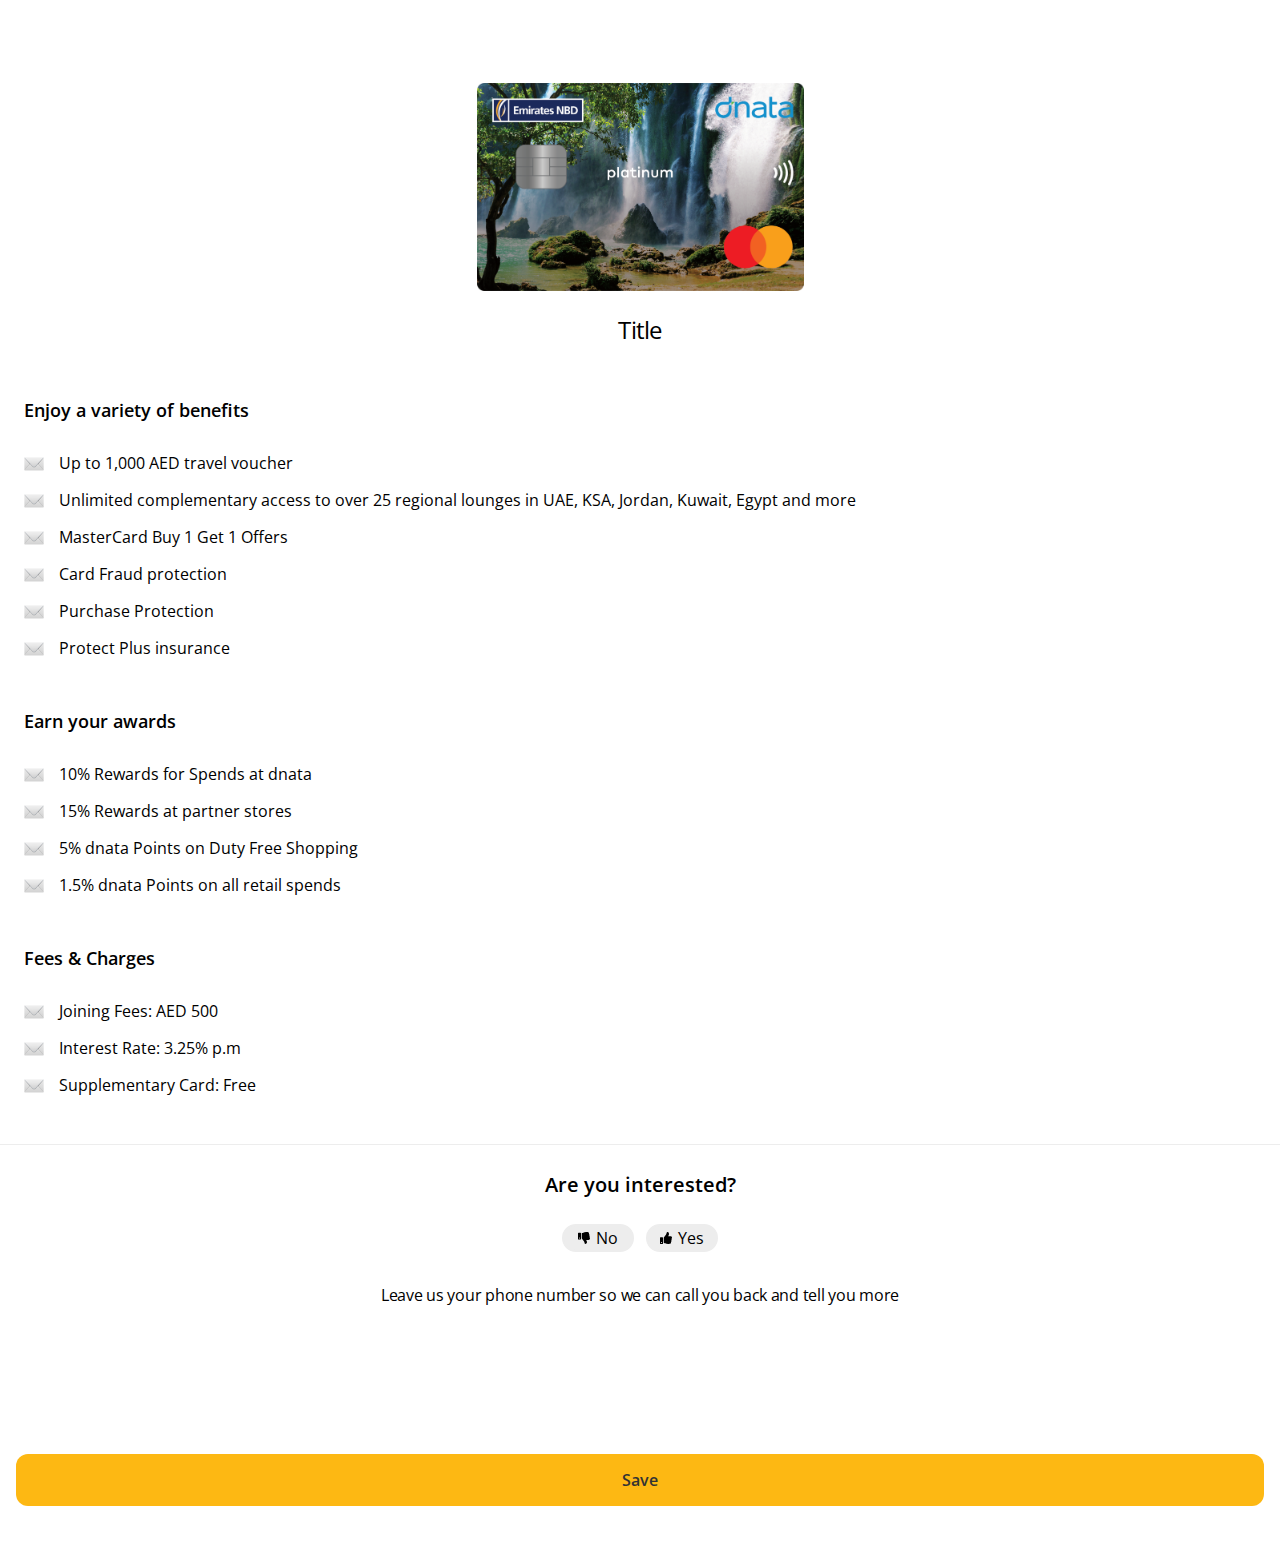
<file: index.html>
<!DOCTYPE html>
<html lang="en">
  <head>
    <meta charset="UTF-8" />

    <meta
      name="viewport"
      content="width=device-width, initial-scale=1.0, maximum-scale=1.0"
    />
    <link
      href="https://fonts.googleapis.com/css2?family=Open+Sans:wght@400;600&display=swap"
      rel="stylesheet"
    />
    <link rel="stylesheet" href="./css/intlTelInput.min.css" />
    <link rel="stylesheet" href="./css/styles.css" />
    <title>Emirates NBD</title>
  </head>
  <body>
    <main class="main-container">
      <section class="card-info">
        <div class="card">
          <img src="./img/dnataplatinumcard.png" alt="" />
        </div>
        <h1>Title</h1>
        <h3>Enjoy a variety of benefits</h3>

        <ul>
          <li>Up to 1,000 AED travel voucher</li>
          <li>
            Unlimited complementary access to over 25 regional lounges in UAE,
            KSA, Jordan, Kuwait, Egypt and more
          </li>
          <li>MasterCard Buy 1 Get 1 Offers</li>
          <li>Card Fraud protection</li>
          <li>Purchase Protection</li>
          <li>Protect Plus insurance</li>
        </ul>

        <h3>Earn your awards</h3>

        <ul>
          <li>10% Rewards for Spends at dnata</li>
          <li>15% Rewards at partner stores</li>
          <li>5% dnata Points on Duty Free Shopping</li>
          <li>1.5% dnata Points on all retail spends</li>
        </ul>

        <h3>Fees & Charges</h3>

        <ul>
          <li>Joining Fees: AED 500</li>
          <li>Interest Rate: 3.25% p.m</li>
          <li>Supplementary Card: Free</li>
        </ul>
      </section>

      <section class="interested">
        <h2>Are you interested?</h2>

        <div class="radio-toolbar">
          <input
            type="radio"
            id="interestedNo"
            name="interested"
            value="no"
            required
          />
          <label for="interestedNo">
            <svg xmlns="http://www.w3.org/2000/svg" viewBox="0 0 512 512">
              <path
                d="M0 56v240c0 13.255 10.745 24 24 24h80c13.255 0 24-10.745 24-24V56c0-13.255-10.745-24-24-24H24C10.745 32 0 42.745 0 56zm40 200c0-13.255 10.745-24 24-24s24 10.745 24 24-10.745 24-24 24-24-10.745-24-24zm272 256c-20.183 0-29.485-39.293-33.931-57.795-5.206-21.666-10.589-44.07-25.393-58.902-32.469-32.524-49.503-73.967-89.117-113.111a11.98 11.98 0 0 1-3.558-8.521V59.901c0-6.541 5.243-11.878 11.783-11.998 15.831-.29 36.694-9.079 52.651-16.178C256.189 17.598 295.709.017 343.995 0h2.844c42.777 0 93.363.413 113.774 29.737 8.392 12.057 10.446 27.034 6.148 44.632 16.312 17.053 25.063 48.863 16.382 74.757 17.544 23.432 19.143 56.132 9.308 79.469l.11.11c11.893 11.949 19.523 31.259 19.439 49.197-.156 30.352-26.157 58.098-59.553 58.098H350.723C358.03 364.34 384 388.132 384 430.548 384 504 336 512 312 512z"
              />
            </svg>
            No</label
          >

          <input
            type="radio"
            id="interestedYes"
            name="interested"
            value="yes"
            required
          />
          <label for="interestedYes"
            ><svg xmlns="http://www.w3.org/2000/svg" viewBox="0 0 512 512">
              <path
                d="M104 224H24c-13.255 0-24 10.745-24 24v240c0 13.255 10.745 24 24 24h80c13.255 0 24-10.745 24-24V248c0-13.255-10.745-24-24-24zM64 472c-13.255 0-24-10.745-24-24s10.745-24 24-24 24 10.745 24 24-10.745 24-24 24zM384 81.452c0 42.416-25.97 66.208-33.277 94.548h101.723c33.397 0 59.397 27.746 59.553 58.098.084 17.938-7.546 37.249-19.439 49.197l-.11.11c9.836 23.337 8.237 56.037-9.308 79.469 8.681 25.895-.069 57.704-16.382 74.757 4.298 17.598 2.244 32.575-6.148 44.632C440.202 511.587 389.616 512 346.839 512l-2.845-.001c-48.287-.017-87.806-17.598-119.56-31.725-15.957-7.099-36.821-15.887-52.651-16.178-6.54-.12-11.783-5.457-11.783-11.998v-213.77c0-3.2 1.282-6.271 3.558-8.521 39.614-39.144 56.648-80.587 89.117-113.111 14.804-14.832 20.188-37.236 25.393-58.902C282.515 39.293 291.817 0 312 0c24 0 72 8 72 81.452z"
              />
            </svg>
            Yes</label
          >
        </div>

        <p>
          Leave us your phone number so we can call you back and tell you more
        </p>

        <div class="contact-number collapsible collapsed">
          <input
            type="tel"
            id="phone"
            onchange="handleChange(this)"
            class="inputNumber"
          />
          <p class="example-number">e.g +971-52134567</p>
        </div>

        <a href="./thank-you.html" class="cta">Save</a>
      </section>
    </main>
    <!-- JavaScript -->
    <script src="https://ajax.googleapis.com/ajax/libs/jquery/3.5.1/jquery.min.js"></script>

    <script src="./js/intlTelInput.js"></script>

    <script>
      var telNo = document.querySelector('#phone')
      var iti = intlTelInput(telNo, {
        // any initialisation options go here
        separateDialCode: true,
        preferredCountries: ['ae'] // Default is ["us", "gb"]
      })
      function handleChange(e) {
        const countryCode = iti.selectedCountryData.dialCode
        const telNo = e.value
        const fullNumber = `+${countryCode}${telNo}`

        console.log('COUNTRY CODE +', countryCode)
        console.log('NUMBER: ', telNo)
        console.log('fullNumber', fullNumber)
      }
    </script>

    <script>
      document
        .querySelector('#interestedYes')
        .addEventListener('click', function () {
          document
            .querySelector('.contact-number.collapsible')
            .classList.remove('collapsed')
        })

      document
        .querySelector('#interestedNo')
        .addEventListener('click', function () {
          document
            .querySelector('.contact-number.collapsible')
            .classList.add('collapsed')
        })
    </script>
  </body>
</html>
</file>
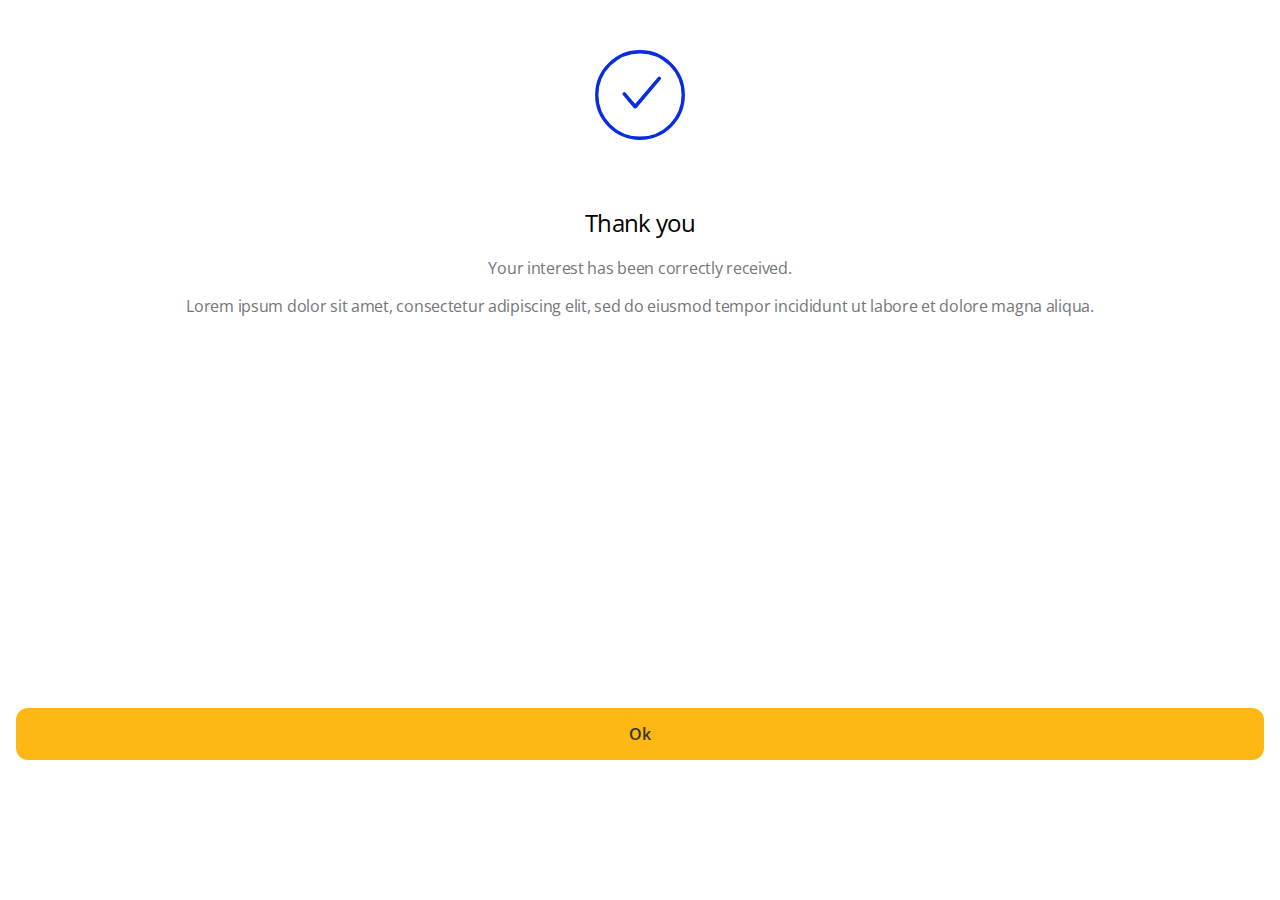
<file: thank-you.html>
<!DOCTYPE html>
<html lang="en">
  <head>
    <meta charset="UTF-8" />
    <meta
      name="viewport"
      content="width=device-width, initial-scale=1.0, maximum-scale=1.0"
    />
    <link
      href="https://fonts.googleapis.com/css2?family=Open+Sans:wght@400;600&display=swap"
      rel="stylesheet"
    />
    <link rel="stylesheet" href="./css/styles.css" />
    <title>Thank You</title>
  </head>
  <body>
    <main class="thank-you-container">
      <div class="check-icon"><img src="./img/check.svg" alt="" /></div>
      <div class="message">
        <h1>Thank you</h1>
        <p>Your interest has been correctly received.</p>
        <p>
          Lorem ipsum dolor sit amet, consectetur adipiscing elit, sed do
          eiusmod tempor incididunt ut labore et dolore magna aliqua.
        </p>
      </div>

      <a href="#" class="cta">Ok</a>
    </main>
  </body>
</html>
</file>
<file: css/styles.css>
* {
  box-sizing: border-box;
  padding: 0;
  margin: 0;
  outline: none;
  font-family: 'Open Sans', sans-serif;
}
input:focus,
input[type='radio']:focus {
  outline: none;
  box-shadow: none;
}

a[href^='tel'] {
  color: inherit; /* Inherit text color of parent element. */
  text-decoration: none; /* Remove underline. */
  /* Additional css `propery: value;` pairs here */
}

.card {
  display: flex;
  justify-content: center;
}

.card > img {
  max-width: 327px;
  width: 100%;
  height: 210px;
  object-fit: contain;
}

.card-info {
  margin-top: 34px;
  position: relative;
  padding: 48px 24px 33px 24px;
  border-bottom: 1px solid #ededed;
}

.card-info > h1 {
  color: #000000;
  font-size: 24px;
  letter-spacing: -0.69px;
  line-height: 36px;
  text-align: center;
  font-weight: 400;
  margin-top: 20px;
}

.card-info ul {
  /* margin-left: 40px; */
  list-style: none;
  margin-top: 30px;
}

.card-info li {
  /* list-style-image: url(../img/mail-icon.png); */
  /* padding: 0.3em 0 1em 40px; */
  background-image: url(../img/mail-icon.png);
  background-repeat: no-repeat;
  background-size: 20px;
  padding-left: 35px;
  background-position-y: 5px;
  margin-bottom: 15px;
  font-size: 16px;
}

.card-info > h3 {
  font-size: 18px;
  text-align: left;
  font-weight: 600;
  margin-top: 50px;
}

.card-info > p {
  color: #757575;
  font-size: 16px;
  letter-spacing: -0.28px;
  line-height: 22px;
  text-align: center;
  margin-top: 20px;
}

.interested {
  padding-top: 31px;
  padding-left: 16px;
  padding-right: 16px;
  padding-bottom: 50px;
}

.interested > h2 {
  color: #000000;
  font-size: 20px;
  font-weight: 600;
  letter-spacing: 0;
  line-height: 18px;
  text-align: center;
}

.interested > p {
  color: #000000;
  font-size: 16px;
  letter-spacing: -0.28px;
  line-height: 22px;
  text-align: center;
  margin-top: 32px;
}

.radio-toolbar {
  margin-top: 30px;
  display: flex;
  justify-content: center;
}

.radio-toolbar input[type='radio'] {
  opacity: 0;
  position: fixed;
  width: 0;
}

.radio-toolbar label {
  display: inline-block;
  background-color: #ededed;
  padding: 3px 6px;
  font-size: 16px;
  border: 2px solid #ededed;
  border-radius: 20px;
  cursor: pointer;
  color: black;
  width: 72px;
  text-align: center;
  letter-spacing: 0;
  line-height: 18px;
  margin: 0 6px;
}

.radio-toolbar label svg {
  display: inline-block;
  width: 12px;
  margin-right: 2px;
}

.radio-toolbar input[type='radio']:checked + label {
  background: black;
  border: 2px solid black;
  color: #ffffff;
}

.radio-toolbar input[type='radio']:checked + label svg {
  fill: white;
}

.contact-number {
  margin-top: 24px;
  overflow: hidden;
  transition: transform 0.3s ease-out;
  height: auto;
  transform: scaleY(1);
  transform-origin: top;
}

.collapsed {
  transform: scaleY(0);
}

.cta {
  border-radius: 12px;
  background-color: #fdb813;
  color: #333333;
  font-size: 16px;
  font-weight: 600;
  letter-spacing: 0;
  line-height: 24px;
  text-align: center;
  margin-top: 46px;
  width: 100%;
  display: flex;
  justify-content: center;
  padding: 14px 0;
  text-decoration: none;
}

.cta:hover {
  text-decoration: none;
}

/* intl number input styles */

/* intlTelInputflag styles */

.iti__flag {
  background-image: url('../img/flags.png');
}

@media (-webkit-min-device-pixel-ratio: 2), (min-resolution: 192dpi) {
  .iti__flag {
    background-image: url('../img/flags@2x.png');
  }
}

input {
  border-radius: 21px;
  border: 1px solid #40a4ea;
  padding: 1px 10px;
}

input[type='text'] {
  width: 45%;
}
input[type='email'] {
  width: 566px;
  max-width: 100%;
}

.inputNumber {
  border: none;
  height: 100%;
}

.iti {
  border-radius: 16px;
  /* height: 56px; */
  background-color: #eef2f8;
}

.iti--allow-dropdown {
  height: 56px;
  width: 100%;
  position: relative;
}
.iti--allow-dropdown:before {
  content: '';
  display: block;
  width: 1px;
  background-color: #d3dae6;
  position: absolute;
  height: 32px;
  left: 96px;
  top: 50%;
  transform: translateY(-50%);
  z-index: 10;
}

.iti--separate-dial-code .iti__selected-flag {
  background-color: transparent;
}

.iti--allow-dropdown .iti__flag-container:hover .iti__selected-flag {
  background-color: transparent;
}
.iti--allow-dropdown .iti__flag-container:hover {
  cursor: pointer;
  background-color: transparent;
}

.iti--separate-dial-code .iti__selected-dial-code {
  color: #596e98;
  font-size: 16px;
}
input[type='tel'] {
  background-color: #eef2f8;
  position: relative;
  width: 100%;
  padding-left: 115px !important;
}

.example-number {
  color: #757575;
  font-size: 12px;
  letter-spacing: 0;
  line-height: 16px;
  margin-top: 6px;
  margin-left: 11px;
}

/* thank you page */

.thank-you-container {
  padding: 50px 16px;
  display: flex;
  flex-direction: column;
  min-height: calc(100vh - 90px);
}

.message {
  margin-top: 60px;
}

.message h1 {
  color: #000000;
  font-size: 24px;
  letter-spacing: -0.69px;
  line-height: 36px;
  text-align: center;
  font-weight: 400;
}

.message p {
  color: #757575;
  font-family: 'Open Sans';
  font-size: 16px;
  letter-spacing: -0.28px;
  line-height: 22px;
  text-align: center;
  font-weight: 400;
  margin-top: 16px;
  padding: 0 20px;
}

.thank-you-container .cta {
  margin-top: auto;
}

.check-icon {
  text-align: center;
}

.check-icon img {
  width: 90px;
  height: 90px;
  object-fit: cover;
}
</file>
<file: css/intlTelInput.min.css>
.iti {
  position: relative;
  display: inline-block;
}
.iti * {
  box-sizing: border-box;
  -moz-box-sizing: border-box;
}
.iti__hide {
  display: none;
}
.iti__v-hide {
  visibility: hidden;
}
.iti input,
.iti input[type='tel'],
.iti input[type='text'] {
  position: relative;
  z-index: 0;
  margin-top: 0 !important;
  margin-bottom: 0 !important;
  padding-right: 36px;
  margin-right: 0;
}
.iti__flag-container {
  position: absolute;
  top: 0;
  bottom: 0;
  right: 0;
  padding: 1px;
}
.iti__selected-flag {
  z-index: 1;
  position: relative;
  display: flex;
  align-items: center;
  height: 100%;
  padding: 0 6px 0 8px;
}
.iti__arrow {
  margin-left: 6px;
  width: 0;
  height: 0;
  border-left: 3px solid transparent;
  border-right: 3px solid transparent;
  border-top: 4px solid #555;
}
.iti__arrow--up {
  border-top: none;
  border-bottom: 4px solid #555;
}
.iti__country-list {
  position: absolute;
  z-index: 2;
  list-style: none;
  text-align: left;
  padding: 0;
  margin: 0 0 0 -1px;
  box-shadow: 1px 1px 4px rgba(0, 0, 0, 0.2);
  background-color: #fff;
  border: 1px solid #ccc;
  white-space: nowrap;
  max-height: 200px;
  overflow-y: scroll;
  -webkit-overflow-scrolling: touch;
}
.iti__country-list--dropup {
  bottom: 100%;
  margin-bottom: -1px;
}
@media (max-width: 500px) {
  .iti__country-list {
    white-space: normal;
  }
}
.iti__flag-box {
  display: inline-block;
  width: 20px;
}
.iti__divider {
  padding-bottom: 5px;
  margin-bottom: 5px;
  border-bottom: 1px solid #ccc;
}
.iti__country {
  padding: 5px 10px;
  outline: 0;
}
.iti__dial-code {
  color: #999;
}
.iti__country.iti__highlight {
  background-color: rgba(0, 0, 0, 0.05);
}
.iti__country-name,
.iti__dial-code,
.iti__flag-box {
  vertical-align: middle;
}
.iti__country-name,
.iti__flag-box {
  margin-right: 6px;
}
.iti--allow-dropdown input,
.iti--allow-dropdown input[type='tel'],
.iti--allow-dropdown input[type='text'],
.iti--separate-dial-code input,
.iti--separate-dial-code input[type='tel'],
.iti--separate-dial-code input[type='text'] {
  padding-right: 6px;
  padding-left: 52px;
  margin-left: 0;
}
.iti--allow-dropdown .iti__flag-container,
.iti--separate-dial-code .iti__flag-container {
  right: auto;
  left: 0;
}
.iti--allow-dropdown .iti__flag-container:hover {
  cursor: pointer;
}
.iti--allow-dropdown .iti__flag-container:hover .iti__selected-flag {
  background-color: rgba(0, 0, 0, 0.05);
}
.iti--allow-dropdown input[disabled] + .iti__flag-container:hover,
.iti--allow-dropdown input[readonly] + .iti__flag-container:hover {
  cursor: default;
}
.iti--allow-dropdown
  input[disabled]
  + .iti__flag-container:hover
  .iti__selected-flag,
.iti--allow-dropdown
  input[readonly]
  + .iti__flag-container:hover
  .iti__selected-flag {
  background-color: transparent;
}
.iti--separate-dial-code .iti__selected-flag {
  background-color: rgba(0, 0, 0, 0.05);
}
.iti--separate-dial-code .iti__selected-dial-code {
  margin-left: 6px;
}
.iti--container {
  position: absolute;
  top: -1000px;
  left: -1000px;
  z-index: 1060;
  padding: 1px;
}
.iti--container:hover {
  cursor: pointer;
}
.iti-mobile .iti--container {
  top: 30px;
  bottom: 30px;
  left: 30px;
  right: 30px;
  position: fixed;
}
.iti-mobile .iti__country-list {
  max-height: 100%;
  width: 100%;
}
.iti-mobile .iti__country {
  padding: 10px 10px;
  line-height: 1.5em;
}
.iti__flag {
  width: 20px;
}
.iti__flag.iti__be {
  width: 18px;
}
.iti__flag.iti__ch {
  width: 15px;
}
.iti__flag.iti__mc {
  width: 19px;
}
.iti__flag.iti__ne {
  width: 18px;
}
.iti__flag.iti__np {
  width: 13px;
}
.iti__flag.iti__va {
  width: 15px;
}
@media (-webkit-min-device-pixel-ratio: 2), (min-resolution: 192dpi) {
  .iti__flag {
    background-size: 5652px 15px;
  }
}
.iti__flag.iti__ac {
  height: 10px;
  background-position: 0 0;
}
.iti__flag.iti__ad {
  height: 14px;
  background-position: -22px 0;
}
.iti__flag.iti__ae {
  height: 10px;
  background-position: -44px 0;
}
.iti__flag.iti__af {
  height: 14px;
  background-position: -66px 0;
}
.iti__flag.iti__ag {
  height: 14px;
  background-position: -88px 0;
}
.iti__flag.iti__ai {
  height: 10px;
  background-position: -110px 0;
}
.iti__flag.iti__al {
  height: 15px;
  background-position: -132px 0;
}
.iti__flag.iti__am {
  height: 10px;
  background-position: -154px 0;
}
.iti__flag.iti__ao {
  height: 14px;
  background-position: -176px 0;
}
.iti__flag.iti__aq {
  height: 14px;
  background-position: -198px 0;
}
.iti__flag.iti__ar {
  height: 13px;
  background-position: -220px 0;
}
.iti__flag.iti__as {
  height: 10px;
  background-position: -242px 0;
}
.iti__flag.iti__at {
  height: 14px;
  background-position: -264px 0;
}
.iti__flag.iti__au {
  height: 10px;
  background-position: -286px 0;
}
.iti__flag.iti__aw {
  height: 14px;
  background-position: -308px 0;
}
.iti__flag.iti__ax {
  height: 13px;
  background-position: -330px 0;
}
.iti__flag.iti__az {
  height: 10px;
  background-position: -352px 0;
}
.iti__flag.iti__ba {
  height: 10px;
  background-position: -374px 0;
}
.iti__flag.iti__bb {
  height: 14px;
  background-position: -396px 0;
}
.iti__flag.iti__bd {
  height: 12px;
  background-position: -418px 0;
}
.iti__flag.iti__be {
  height: 15px;
  background-position: -440px 0;
}
.iti__flag.iti__bf {
  height: 14px;
  background-position: -460px 0;
}
.iti__flag.iti__bg {
  height: 12px;
  background-position: -482px 0;
}
.iti__flag.iti__bh {
  height: 12px;
  background-position: -504px 0;
}
.iti__flag.iti__bi {
  height: 12px;
  background-position: -526px 0;
}
.iti__flag.iti__bj {
  height: 14px;
  background-position: -548px 0;
}
.iti__flag.iti__bl {
  height: 14px;
  background-position: -570px 0;
}
.iti__flag.iti__bm {
  height: 10px;
  background-position: -592px 0;
}
.iti__flag.iti__bn {
  height: 10px;
  background-position: -614px 0;
}
.iti__flag.iti__bo {
  height: 14px;
  background-position: -636px 0;
}
.iti__flag.iti__bq {
  height: 14px;
  background-position: -658px 0;
}
.iti__flag.iti__br {
  height: 14px;
  background-position: -680px 0;
}
.iti__flag.iti__bs {
  height: 10px;
  background-position: -702px 0;
}
.iti__flag.iti__bt {
  height: 14px;
  background-position: -724px 0;
}
.iti__flag.iti__bv {
  height: 15px;
  background-position: -746px 0;
}
.iti__flag.iti__bw {
  height: 14px;
  background-position: -768px 0;
}
.iti__flag.iti__by {
  height: 10px;
  background-position: -790px 0;
}
.iti__flag.iti__bz {
  height: 14px;
  background-position: -812px 0;
}
.iti__flag.iti__ca {
  height: 10px;
  background-position: -834px 0;
}
.iti__flag.iti__cc {
  height: 10px;
  background-position: -856px 0;
}
.iti__flag.iti__cd {
  height: 15px;
  background-position: -878px 0;
}
.iti__flag.iti__cf {
  height: 14px;
  background-position: -900px 0;
}
.iti__flag.iti__cg {
  height: 14px;
  background-position: -922px 0;
}
.iti__flag.iti__ch {
  height: 15px;
  background-position: -944px 0;
}
.iti__flag.iti__ci {
  height: 14px;
  background-position: -961px 0;
}
.iti__flag.iti__ck {
  height: 10px;
  background-position: -983px 0;
}
.iti__flag.iti__cl {
  height: 14px;
  background-position: -1005px 0;
}
.iti__flag.iti__cm {
  height: 14px;
  background-position: -1027px 0;
}
.iti__flag.iti__cn {
  height: 14px;
  background-position: -1049px 0;
}
.iti__flag.iti__co {
  height: 14px;
  background-position: -1071px 0;
}
.iti__flag.iti__cp {
  height: 14px;
  background-position: -1093px 0;
}
.iti__flag.iti__cr {
  height: 12px;
  background-position: -1115px 0;
}
.iti__flag.iti__cu {
  height: 10px;
  background-position: -1137px 0;
}
.iti__flag.iti__cv {
  height: 12px;
  background-position: -1159px 0;
}
.iti__flag.iti__cw {
  height: 14px;
  background-position: -1181px 0;
}
.iti__flag.iti__cx {
  height: 10px;
  background-position: -1203px 0;
}
.iti__flag.iti__cy {
  height: 14px;
  background-position: -1225px 0;
}
.iti__flag.iti__cz {
  height: 14px;
  background-position: -1247px 0;
}
.iti__flag.iti__de {
  height: 12px;
  background-position: -1269px 0;
}
.iti__flag.iti__dg {
  height: 10px;
  background-position: -1291px 0;
}
.iti__flag.iti__dj {
  height: 14px;
  background-position: -1313px 0;
}
.iti__flag.iti__dk {
  height: 15px;
  background-position: -1335px 0;
}
.iti__flag.iti__dm {
  height: 10px;
  background-position: -1357px 0;
}
.iti__flag.iti__do {
  height: 14px;
  background-position: -1379px 0;
}
.iti__flag.iti__dz {
  height: 14px;
  background-position: -1401px 0;
}
.iti__flag.iti__ea {
  height: 14px;
  background-position: -1423px 0;
}
.iti__flag.iti__ec {
  height: 14px;
  background-position: -1445px 0;
}
.iti__flag.iti__ee {
  height: 13px;
  background-position: -1467px 0;
}
.iti__flag.iti__eg {
  height: 14px;
  background-position: -1489px 0;
}
.iti__flag.iti__eh {
  height: 10px;
  background-position: -1511px 0;
}
.iti__flag.iti__er {
  height: 10px;
  background-position: -1533px 0;
}
.iti__flag.iti__es {
  height: 14px;
  background-position: -1555px 0;
}
.iti__flag.iti__et {
  height: 10px;
  background-position: -1577px 0;
}
.iti__flag.iti__eu {
  height: 14px;
  background-position: -1599px 0;
}
.iti__flag.iti__fi {
  height: 12px;
  background-position: -1621px 0;
}
.iti__flag.iti__fj {
  height: 10px;
  background-position: -1643px 0;
}
.iti__flag.iti__fk {
  height: 10px;
  background-position: -1665px 0;
}
.iti__flag.iti__fm {
  height: 11px;
  background-position: -1687px 0;
}
.iti__flag.iti__fo {
  height: 15px;
  background-position: -1709px 0;
}
.iti__flag.iti__fr {
  height: 14px;
  background-position: -1731px 0;
}
.iti__flag.iti__ga {
  height: 15px;
  background-position: -1753px 0;
}
.iti__flag.iti__gb {
  height: 10px;
  background-position: -1775px 0;
}
.iti__flag.iti__gd {
  height: 12px;
  background-position: -1797px 0;
}
.iti__flag.iti__ge {
  height: 14px;
  background-position: -1819px 0;
}
.iti__flag.iti__gf {
  height: 14px;
  background-position: -1841px 0;
}
.iti__flag.iti__gg {
  height: 14px;
  background-position: -1863px 0;
}
.iti__flag.iti__gh {
  height: 14px;
  background-position: -1885px 0;
}
.iti__flag.iti__gi {
  height: 10px;
  background-position: -1907px 0;
}
.iti__flag.iti__gl {
  height: 14px;
  background-position: -1929px 0;
}
.iti__flag.iti__gm {
  height: 14px;
  background-position: -1951px 0;
}
.iti__flag.iti__gn {
  height: 14px;
  background-position: -1973px 0;
}
.iti__flag.iti__gp {
  height: 14px;
  background-position: -1995px 0;
}
.iti__flag.iti__gq {
  height: 14px;
  background-position: -2017px 0;
}
.iti__flag.iti__gr {
  height: 14px;
  background-position: -2039px 0;
}
.iti__flag.iti__gs {
  height: 10px;
  background-position: -2061px 0;
}
.iti__flag.iti__gt {
  height: 13px;
  background-position: -2083px 0;
}
.iti__flag.iti__gu {
  height: 11px;
  background-position: -2105px 0;
}
.iti__flag.iti__gw {
  height: 10px;
  background-position: -2127px 0;
}
.iti__flag.iti__gy {
  height: 12px;
  background-position: -2149px 0;
}
.iti__flag.iti__hk {
  height: 14px;
  background-position: -2171px 0;
}
.iti__flag.iti__hm {
  height: 10px;
  background-position: -2193px 0;
}
.iti__flag.iti__hn {
  height: 10px;
  background-position: -2215px 0;
}
.iti__flag.iti__hr {
  height: 10px;
  background-position: -2237px 0;
}
.iti__flag.iti__ht {
  height: 12px;
  background-position: -2259px 0;
}
.iti__flag.iti__hu {
  height: 10px;
  background-position: -2281px 0;
}
.iti__flag.iti__ic {
  height: 14px;
  background-position: -2303px 0;
}
.iti__flag.iti__id {
  height: 14px;
  background-position: -2325px 0;
}
.iti__flag.iti__ie {
  height: 10px;
  background-position: -2347px 0;
}
.iti__flag.iti__il {
  height: 15px;
  background-position: -2369px 0;
}
.iti__flag.iti__im {
  height: 10px;
  background-position: -2391px 0;
}
.iti__flag.iti__in {
  height: 14px;
  background-position: -2413px 0;
}
.iti__flag.iti__io {
  height: 10px;
  background-position: -2435px 0;
}
.iti__flag.iti__iq {
  height: 14px;
  background-position: -2457px 0;
}
.iti__flag.iti__ir {
  height: 12px;
  background-position: -2479px 0;
}
.iti__flag.iti__is {
  height: 15px;
  background-position: -2501px 0;
}
.iti__flag.iti__it {
  height: 14px;
  background-position: -2523px 0;
}
.iti__flag.iti__je {
  height: 12px;
  background-position: -2545px 0;
}
.iti__flag.iti__jm {
  height: 10px;
  background-position: -2567px 0;
}
.iti__flag.iti__jo {
  height: 10px;
  background-position: -2589px 0;
}
.iti__flag.iti__jp {
  height: 14px;
  background-position: -2611px 0;
}
.iti__flag.iti__ke {
  height: 14px;
  background-position: -2633px 0;
}
.iti__flag.iti__kg {
  height: 12px;
  background-position: -2655px 0;
}
.iti__flag.iti__kh {
  height: 13px;
  background-position: -2677px 0;
}
.iti__flag.iti__ki {
  height: 10px;
  background-position: -2699px 0;
}
.iti__flag.iti__km {
  height: 12px;
  background-position: -2721px 0;
}
.iti__flag.iti__kn {
  height: 14px;
  background-position: -2743px 0;
}
.iti__flag.iti__kp {
  height: 10px;
  background-position: -2765px 0;
}
.iti__flag.iti__kr {
  height: 14px;
  background-position: -2787px 0;
}
.iti__flag.iti__kw {
  height: 10px;
  background-position: -2809px 0;
}
.iti__flag.iti__ky {
  height: 10px;
  background-position: -2831px 0;
}
.iti__flag.iti__kz {
  height: 10px;
  background-position: -2853px 0;
}
.iti__flag.iti__la {
  height: 14px;
  background-position: -2875px 0;
}
.iti__flag.iti__lb {
  height: 14px;
  background-position: -2897px 0;
}
.iti__flag.iti__lc {
  height: 10px;
  background-position: -2919px 0;
}
.iti__flag.iti__li {
  height: 12px;
  background-position: -2941px 0;
}
.iti__flag.iti__lk {
  height: 10px;
  background-position: -2963px 0;
}
.iti__flag.iti__lr {
  height: 11px;
  background-position: -2985px 0;
}
.iti__flag.iti__ls {
  height: 14px;
  background-position: -3007px 0;
}
.iti__flag.iti__lt {
  height: 12px;
  background-position: -3029px 0;
}
.iti__flag.iti__lu {
  height: 12px;
  background-position: -3051px 0;
}
.iti__flag.iti__lv {
  height: 10px;
  background-position: -3073px 0;
}
.iti__flag.iti__ly {
  height: 10px;
  background-position: -3095px 0;
}
.iti__flag.iti__ma {
  height: 14px;
  background-position: -3117px 0;
}
.iti__flag.iti__mc {
  height: 15px;
  background-position: -3139px 0;
}
.iti__flag.iti__md {
  height: 10px;
  background-position: -3160px 0;
}
.iti__flag.iti__me {
  height: 10px;
  background-position: -3182px 0;
}
.iti__flag.iti__mf {
  height: 14px;
  background-position: -3204px 0;
}
.iti__flag.iti__mg {
  height: 14px;
  background-position: -3226px 0;
}
.iti__flag.iti__mh {
  height: 11px;
  background-position: -3248px 0;
}
.iti__flag.iti__mk {
  height: 10px;
  background-position: -3270px 0;
}
.iti__flag.iti__ml {
  height: 14px;
  background-position: -3292px 0;
}
.iti__flag.iti__mm {
  height: 14px;
  background-position: -3314px 0;
}
.iti__flag.iti__mn {
  height: 10px;
  background-position: -3336px 0;
}
.iti__flag.iti__mo {
  height: 14px;
  background-position: -3358px 0;
}
.iti__flag.iti__mp {
  height: 10px;
  background-position: -3380px 0;
}
.iti__flag.iti__mq {
  height: 14px;
  background-position: -3402px 0;
}
.iti__flag.iti__mr {
  height: 14px;
  background-position: -3424px 0;
}
.iti__flag.iti__ms {
  height: 10px;
  background-position: -3446px 0;
}
.iti__flag.iti__mt {
  height: 14px;
  background-position: -3468px 0;
}
.iti__flag.iti__mu {
  height: 14px;
  background-position: -3490px 0;
}
.iti__flag.iti__mv {
  height: 14px;
  background-position: -3512px 0;
}
.iti__flag.iti__mw {
  height: 14px;
  background-position: -3534px 0;
}
.iti__flag.iti__mx {
  height: 12px;
  background-position: -3556px 0;
}
.iti__flag.iti__my {
  height: 10px;
  background-position: -3578px 0;
}
.iti__flag.iti__mz {
  height: 14px;
  background-position: -3600px 0;
}
.iti__flag.iti__na {
  height: 14px;
  background-position: -3622px 0;
}
.iti__flag.iti__nc {
  height: 10px;
  background-position: -3644px 0;
}
.iti__flag.iti__ne {
  height: 15px;
  background-position: -3666px 0;
}
.iti__flag.iti__nf {
  height: 10px;
  background-position: -3686px 0;
}
.iti__flag.iti__ng {
  height: 10px;
  background-position: -3708px 0;
}
.iti__flag.iti__ni {
  height: 12px;
  background-position: -3730px 0;
}
.iti__flag.iti__nl {
  height: 14px;
  background-position: -3752px 0;
}
.iti__flag.iti__no {
  height: 15px;
  background-position: -3774px 0;
}
.iti__flag.iti__np {
  height: 15px;
  background-position: -3796px 0;
}
.iti__flag.iti__nr {
  height: 10px;
  background-position: -3811px 0;
}
.iti__flag.iti__nu {
  height: 10px;
  background-position: -3833px 0;
}
.iti__flag.iti__nz {
  height: 10px;
  background-position: -3855px 0;
}
.iti__flag.iti__om {
  height: 10px;
  background-position: -3877px 0;
}
.iti__flag.iti__pa {
  height: 14px;
  background-position: -3899px 0;
}
.iti__flag.iti__pe {
  height: 14px;
  background-position: -3921px 0;
}
.iti__flag.iti__pf {
  height: 14px;
  background-position: -3943px 0;
}
.iti__flag.iti__pg {
  height: 15px;
  background-position: -3965px 0;
}
.iti__flag.iti__ph {
  height: 10px;
  background-position: -3987px 0;
}
.iti__flag.iti__pk {
  height: 14px;
  background-position: -4009px 0;
}
.iti__flag.iti__pl {
  height: 13px;
  background-position: -4031px 0;
}
.iti__flag.iti__pm {
  height: 14px;
  background-position: -4053px 0;
}
.iti__flag.iti__pn {
  height: 10px;
  background-position: -4075px 0;
}
.iti__flag.iti__pr {
  height: 14px;
  background-position: -4097px 0;
}
.iti__flag.iti__ps {
  height: 10px;
  background-position: -4119px 0;
}
.iti__flag.iti__pt {
  height: 14px;
  background-position: -4141px 0;
}
.iti__flag.iti__pw {
  height: 13px;
  background-position: -4163px 0;
}
.iti__flag.iti__py {
  height: 11px;
  background-position: -4185px 0;
}
.iti__flag.iti__qa {
  height: 8px;
  background-position: -4207px 0;
}
.iti__flag.iti__re {
  height: 14px;
  background-position: -4229px 0;
}
.iti__flag.iti__ro {
  height: 14px;
  background-position: -4251px 0;
}
.iti__flag.iti__rs {
  height: 14px;
  background-position: -4273px 0;
}
.iti__flag.iti__ru {
  height: 14px;
  background-position: -4295px 0;
}
.iti__flag.iti__rw {
  height: 14px;
  background-position: -4317px 0;
}
.iti__flag.iti__sa {
  height: 14px;
  background-position: -4339px 0;
}
.iti__flag.iti__sb {
  height: 10px;
  background-position: -4361px 0;
}
.iti__flag.iti__sc {
  height: 10px;
  background-position: -4383px 0;
}
.iti__flag.iti__sd {
  height: 10px;
  background-position: -4405px 0;
}
.iti__flag.iti__se {
  height: 13px;
  background-position: -4427px 0;
}
.iti__flag.iti__sg {
  height: 14px;
  background-position: -4449px 0;
}
.iti__flag.iti__sh {
  height: 10px;
  background-position: -4471px 0;
}
.iti__flag.iti__si {
  height: 10px;
  background-position: -4493px 0;
}
.iti__flag.iti__sj {
  height: 15px;
  background-position: -4515px 0;
}
.iti__flag.iti__sk {
  height: 14px;
  background-position: -4537px 0;
}
.iti__flag.iti__sl {
  height: 14px;
  background-position: -4559px 0;
}
.iti__flag.iti__sm {
  height: 15px;
  background-position: -4581px 0;
}
.iti__flag.iti__sn {
  height: 14px;
  background-position: -4603px 0;
}
.iti__flag.iti__so {
  height: 14px;
  background-position: -4625px 0;
}
.iti__flag.iti__sr {
  height: 14px;
  background-position: -4647px 0;
}
.iti__flag.iti__ss {
  height: 10px;
  background-position: -4669px 0;
}
.iti__flag.iti__st {
  height: 10px;
  background-position: -4691px 0;
}
.iti__flag.iti__sv {
  height: 12px;
  background-position: -4713px 0;
}
.iti__flag.iti__sx {
  height: 14px;
  background-position: -4735px 0;
}
.iti__flag.iti__sy {
  height: 14px;
  background-position: -4757px 0;
}
.iti__flag.iti__sz {
  height: 14px;
  background-position: -4779px 0;
}
.iti__flag.iti__ta {
  height: 10px;
  background-position: -4801px 0;
}
.iti__flag.iti__tc {
  height: 10px;
  background-position: -4823px 0;
}
.iti__flag.iti__td {
  height: 14px;
  background-position: -4845px 0;
}
.iti__flag.iti__tf {
  height: 14px;
  background-position: -4867px 0;
}
.iti__flag.iti__tg {
  height: 13px;
  background-position: -4889px 0;
}
.iti__flag.iti__th {
  height: 14px;
  background-position: -4911px 0;
}
.iti__flag.iti__tj {
  height: 10px;
  background-position: -4933px 0;
}
.iti__flag.iti__tk {
  height: 10px;
  background-position: -4955px 0;
}
.iti__flag.iti__tl {
  height: 10px;
  background-position: -4977px 0;
}
.iti__flag.iti__tm {
  height: 14px;
  background-position: -4999px 0;
}
.iti__flag.iti__tn {
  height: 14px;
  background-position: -5021px 0;
}
.iti__flag.iti__to {
  height: 10px;
  background-position: -5043px 0;
}
.iti__flag.iti__tr {
  height: 14px;
  background-position: -5065px 0;
}
.iti__flag.iti__tt {
  height: 12px;
  background-position: -5087px 0;
}
.iti__flag.iti__tv {
  height: 10px;
  background-position: -5109px 0;
}
.iti__flag.iti__tw {
  height: 14px;
  background-position: -5131px 0;
}
.iti__flag.iti__tz {
  height: 14px;
  background-position: -5153px 0;
}
.iti__flag.iti__ua {
  height: 14px;
  background-position: -5175px 0;
}
.iti__flag.iti__ug {
  height: 14px;
  background-position: -5197px 0;
}
.iti__flag.iti__um {
  height: 11px;
  background-position: -5219px 0;
}
.iti__flag.iti__un {
  height: 14px;
  background-position: -5241px 0;
}
.iti__flag.iti__us {
  height: 11px;
  background-position: -5263px 0;
}
.iti__flag.iti__uy {
  height: 14px;
  background-position: -5285px 0;
}
.iti__flag.iti__uz {
  height: 10px;
  background-position: -5307px 0;
}
.iti__flag.iti__va {
  height: 15px;
  background-position: -5329px 0;
}
.iti__flag.iti__vc {
  height: 14px;
  background-position: -5346px 0;
}
.iti__flag.iti__ve {
  height: 14px;
  background-position: -5368px 0;
}
.iti__flag.iti__vg {
  height: 10px;
  background-position: -5390px 0;
}
.iti__flag.iti__vi {
  height: 14px;
  background-position: -5412px 0;
}
.iti__flag.iti__vn {
  height: 14px;
  background-position: -5434px 0;
}
.iti__flag.iti__vu {
  height: 12px;
  background-position: -5456px 0;
}
.iti__flag.iti__wf {
  height: 14px;
  background-position: -5478px 0;
}
.iti__flag.iti__ws {
  height: 10px;
  background-position: -5500px 0;
}
.iti__flag.iti__xk {
  height: 15px;
  background-position: -5522px 0;
}
.iti__flag.iti__ye {
  height: 14px;
  background-position: -5544px 0;
}
.iti__flag.iti__yt {
  height: 14px;
  background-position: -5566px 0;
}
.iti__flag.iti__za {
  height: 14px;
  background-position: -5588px 0;
}
.iti__flag.iti__zm {
  height: 14px;
  background-position: -5610px 0;
}
.iti__flag.iti__zw {
  height: 10px;
  background-position: -5632px 0;
}
.iti__flag {
  height: 15px;
  box-shadow: 0 0 1px 0 #888;
  background-image: url(../img/flags.png);
  background-repeat: no-repeat;
  background-color: #dbdbdb;
  background-position: 20px 0;
}
@media (-webkit-min-device-pixel-ratio: 2), (min-resolution: 192dpi) {
  .iti__flag {
    background-image: url(../img/flags@2x.png);
  }
}
.iti__flag.iti__np {
  background-color: transparent;
}
</file>
